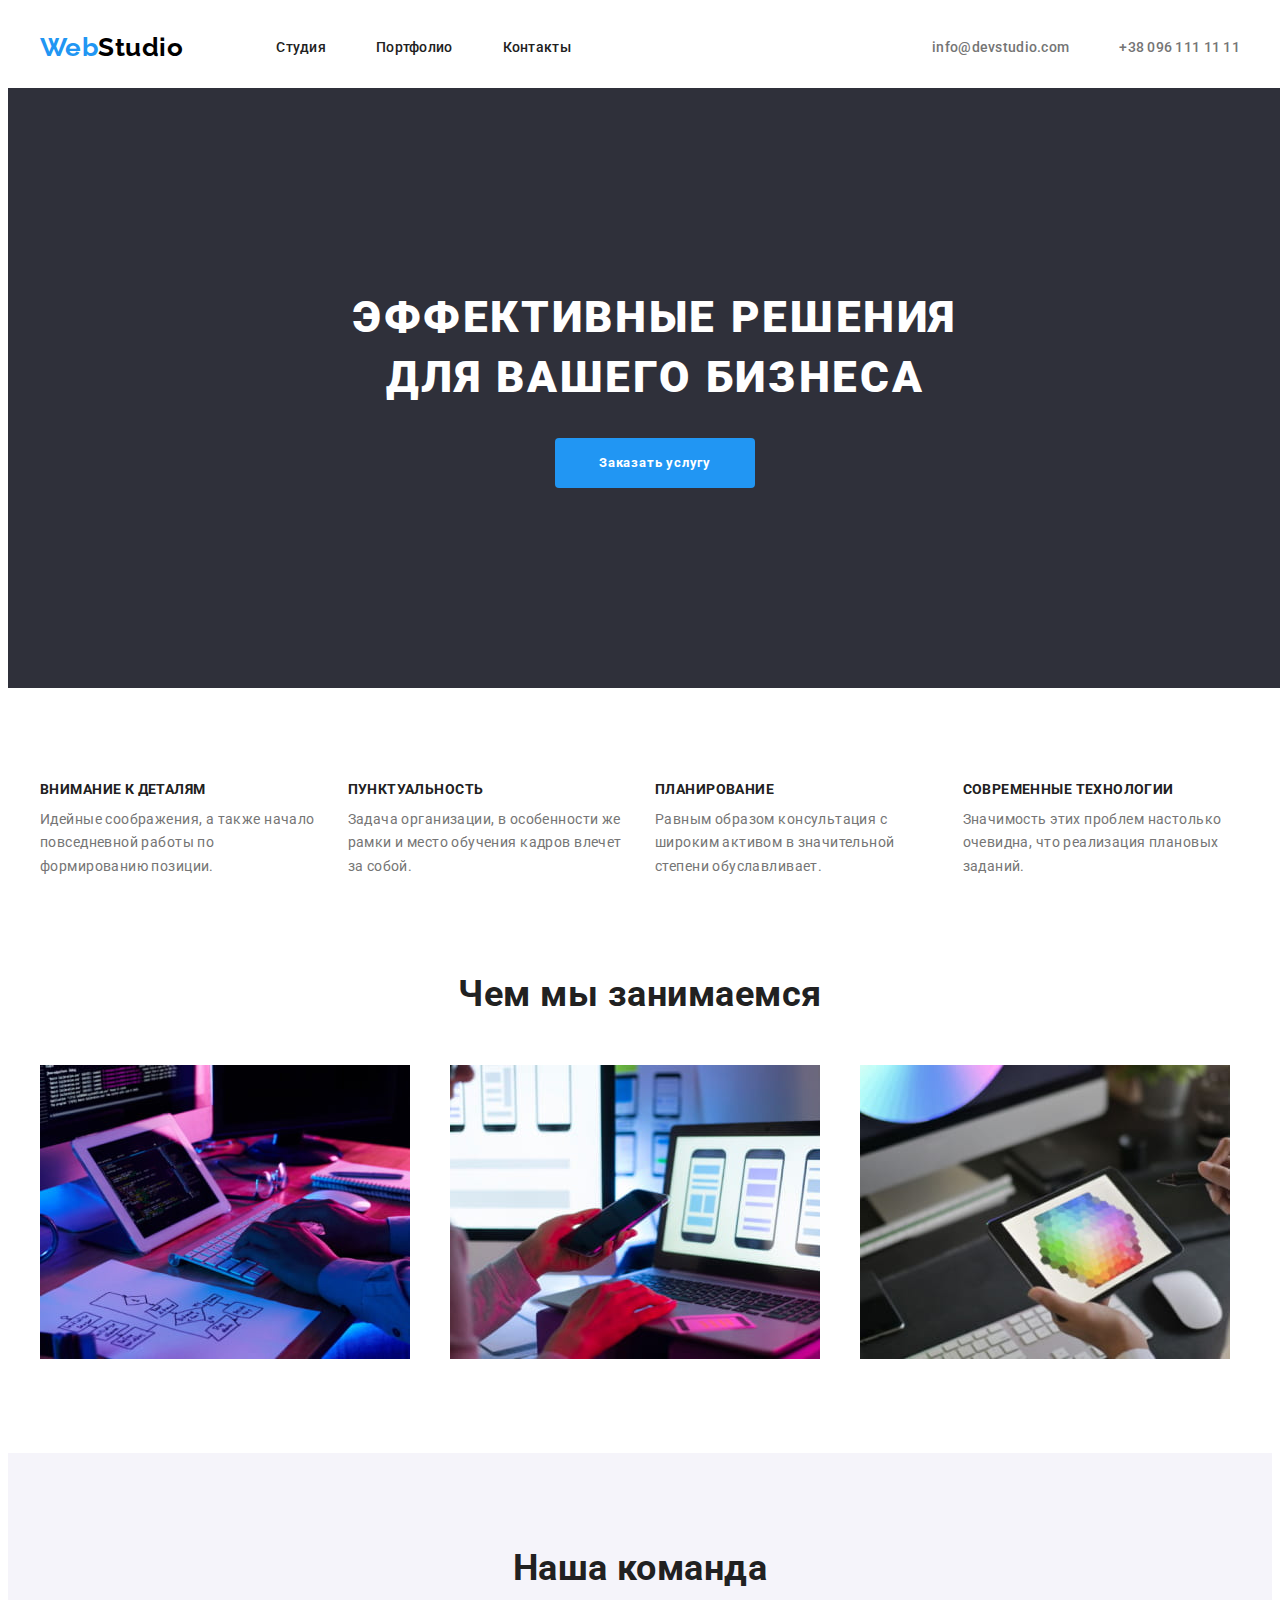
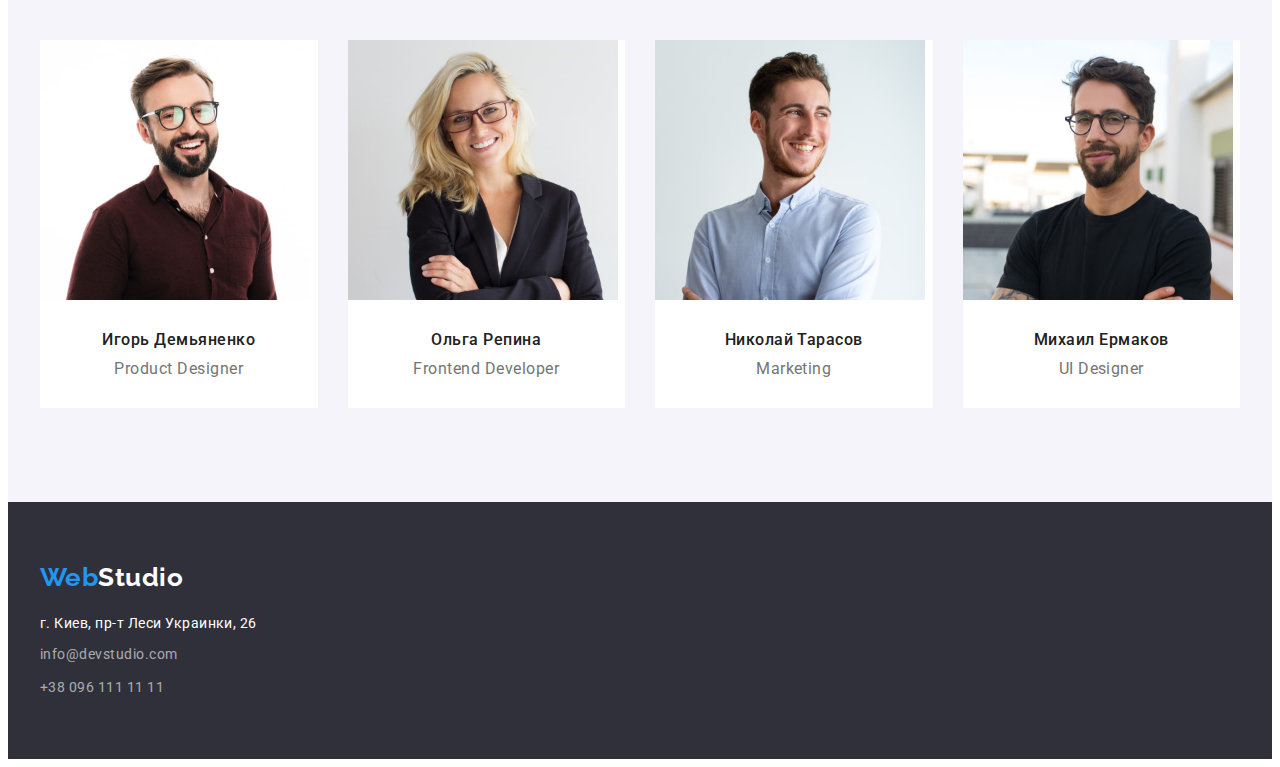
<file: index.html>
<!DOCTYPE html>
<html lang="ru">
  <head>
    <meta charset="UTF-8" />
    <meta http-equiv="X-UA-Compatible" content="IE=edge" />
    <meta name="viewport" content="width=device-width, initial-scale=1.0" />
    <title lang="uk">Студія</title>
    <link
      href="https://fonts.googleapis.com/css2?family=Raleway:wght@700&family=Roboto:wght@400;500;700;900&display=swap"
      rel="stylesheet"
    />
    <link
      rel="stylesheet"
      href="https://cdnjs.cloudflare.com/ajax/libs/modern-normalize/1.1.0/modern-normalize.min.css"
      integrity="sha512-wpPYUAdjBVSE4KJnH1VR1HeZfpl1ub8YT/NKx4PuQ5NmX2tKuGu6U/JRp5y+Y8XG2tV+wKQpNHVUX03MfMFn9Q=="
      crossorigin="anonymous"
      referrerpolicy="no-referrer"
    />
    <link rel="stylesheet" href="./css/styles.css" />
  </head>

  <body>
    <header class="page-header">
      <div class="container">
        <nav class="nav-header">
          <a href="./index.html" class="text-logo"><span>Web</span>Studio</a>
          <ul class="site-nav list">
            <li class="item"><a class="link" href="./index.html">Студия</a></li>
            <li class="item"><a class="link" href="./portfolio.html">Портфолио</a></li>
            <li class="item"><a class="link" href="#Contacts">Контакты</a></li>
          </ul>
        </nav>
        <ul class="site-cont list">
          <li class="item">
            <a class="link-cont" href="mailto:info@devstudio.com">info@devstudio.com</a>
          </li>
          <li class="item"><a class="link-cont" href="tel:+380961111111">+38 096 111 11 11</a></li>
        </ul>
      </div>
    </header>
    <main>
      <section class="hero">
        <h1 class="hero-title">Эффективные решения для вашего бизнеса</h1>
        <button class="btn div" type="button">Заказать услугу</button>
      </section>
      <section class="section">
        <div class="container-portfolio">
          <h2 class="section-title visually-hidden" aria-hidden="true" tabindex="-1"">Особенности</h2>
          <ul class="items list">
            <li class="item-text">
              <h3 class="title-item">Внимание к деталям</h3>
              <p class="text">
                Идейные соображения, а также начало повседневной работы по формированию позиции.
              </p>
            </li>
            <li class="item-text">
              <h3 class="title-item">Пунктуальность</h3>
              <p class="text">
                Задача организации, в особенности же рамки и место обучения кадров влечет за собой.
              </p>
            </li>
            <li class="item-text">
              <h3 class="title-item">Планирование</h3>
              <p class="text">
                Равным образом консультация с широким активом в значительной степени обуславливает.
              </p>
            </li>
            <li class="item-text">
              <h3 class="title-item">Современные технологии</h3>
              <p class="text">
                Значимость этих проблем настолько очевидна, что реализация плановых заданий.
              </p>
            </li>
          </ul>
        </div>
      </section>
      <section class="section no-padding">
        <div class="container-portfolio">
          <h2 class="section-title">Чем мы занимаемся</h2>
          <ul class="items list">
            <li class="box">
              <img src="./images/box1.jpg" width="370" height="294" alt="Создание макета" />
            </li>
            <li class="box">
              <img src="./images/box2.jpg" width="370" height="294" alt="Разработка" />
            </li>
            <li class="box">
              <img src="./images/box3.jpg" width="370" height="294" alt="Дизайн" />
            </li>
          </ul>
        </div>
      </section>
      <section class="section-team section">
        <div class="container-portfolio">
          <h2 class="section-title">Наша команда</h2>
          <ul class="team list">
            <li class="team-item">
              <div class="content">
                <img src="./images/img1.jpg" width="270" height="260" alt="Игорь Демьяненко" />
                <div class="content-text">
                  <h3 class="title-team">Игорь Демьяненко</h3>
                  <p class="text-team">Product Designer</p>
                </div>
              </div>
            </li>
            <li class="team-item">
              <div class="content">
                <img src="./images/img2.jpg" width="270" height="260" alt="Ольга Репина" />
                <div class="content-text">
                <h3 class="title-team">Ольга Репина</h3>
                <p class="text-team">Frontend Developer</p>
              </div>
            </li>
            <li class="team-item">
              <div class="content">
                <img src="./images/img3.jpg" width="270" height="260" alt="Николай Тарасов" />
                <div class="content-text">
                  <h3 class="title-team">Николай Тарасов</h3>
                  <p class="text-team">Marketing</p>
                </div>
               </div>
            </li>
            <li class="team-item">
              <div class="content">
                <img src="./images/img4.jpg" width="270" height="260" alt="Михаил Ермаков" />
                <div class="content-text">
                  <h3 class="title-team">Михаил Ермаков</h3>
                  <p class="text-team">UI Designer</p>
                </div>
            </div>
            </li>
          </ul>
        </div>
      </section>
    </main>
    <footer class="footer">
      <div class="container-footer">
        <a class="footer-logo" href="./index.html"><span>Web</span>Studio</a>
        <address class="address">
          <p class="footer-text">г. Киев, пр-т Леси Украинки, 26</p>
          <ul class="footer-list">
            <li class="footer-item">
              <a class="footer-link" href="mailto:info@devstudio.com">info@devstudio.com</a>
            </li>
            <li class="footer-item">
              <a class="footer-link" href="tel:+380961111111">+38 096 111 11 11</a>
            </li>
          </ul>
        </address>
      </div>
    </footer>
  </body>
</html>
</file>
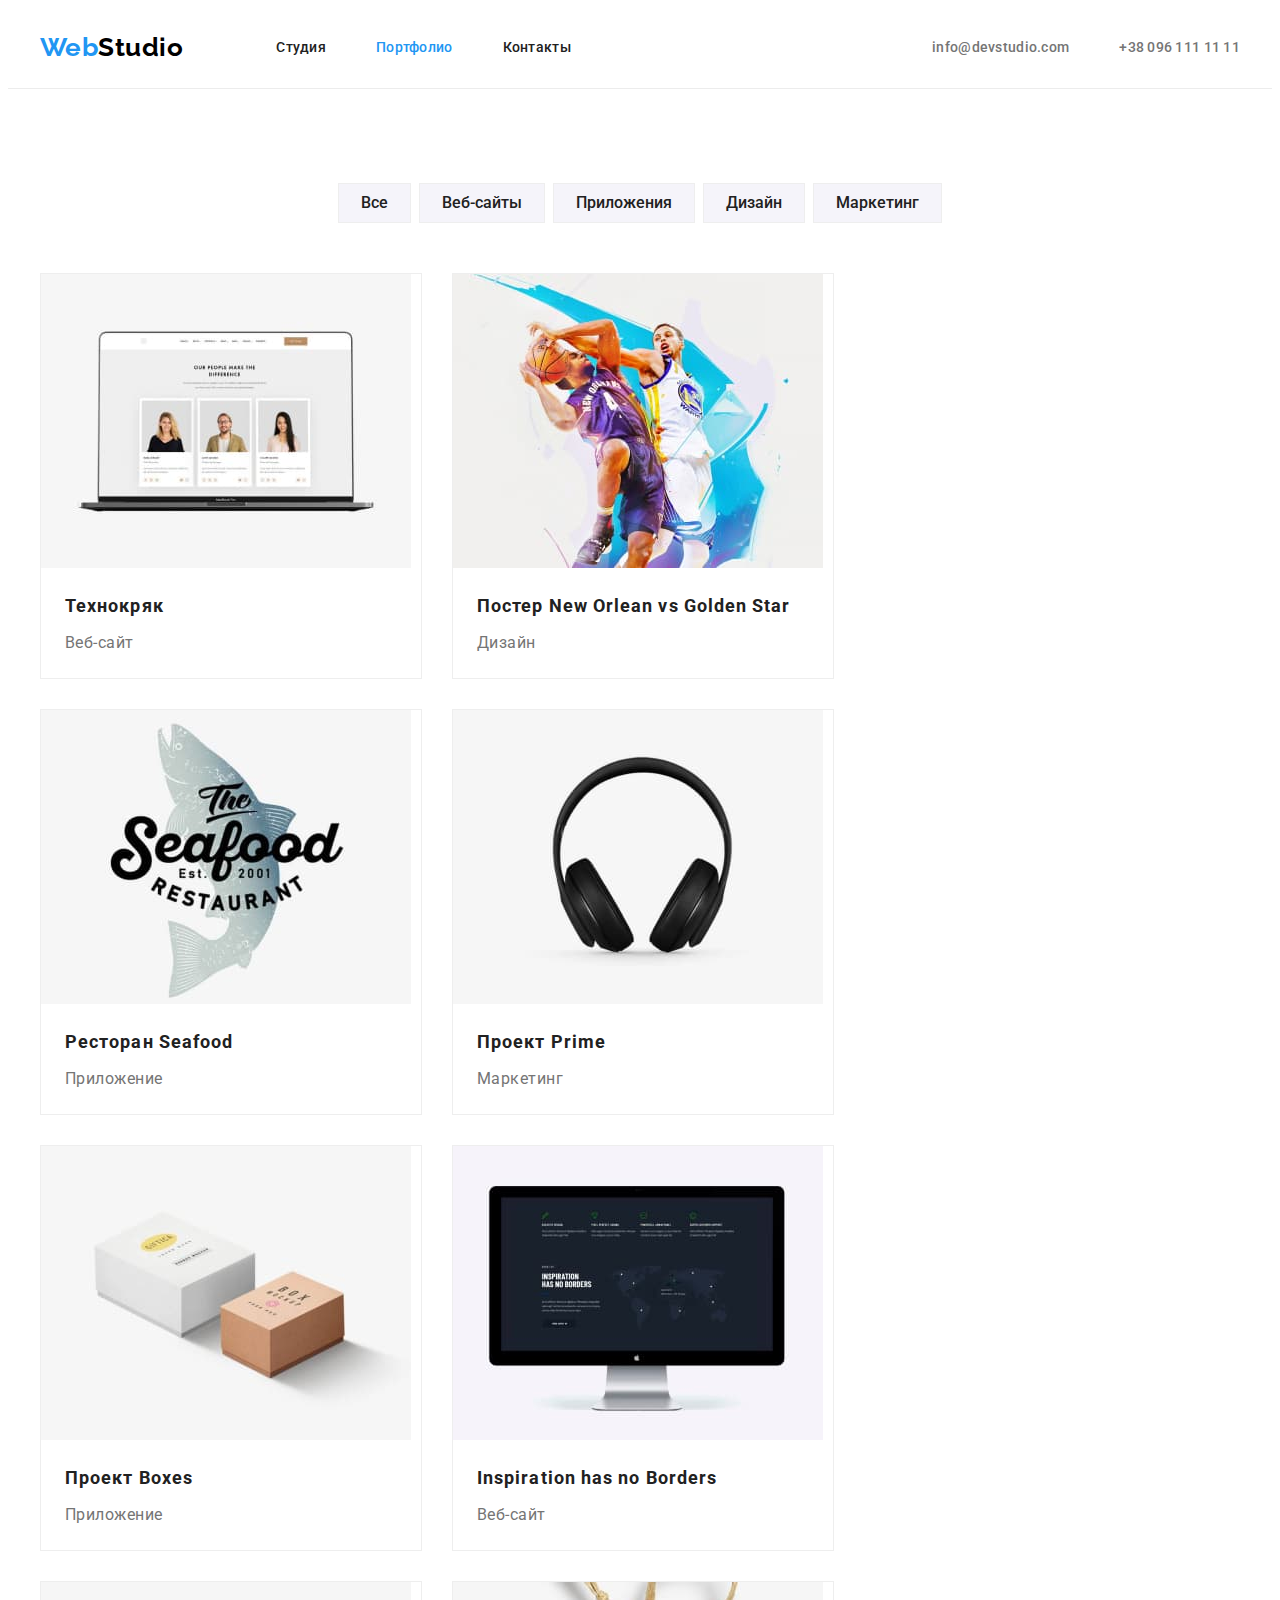
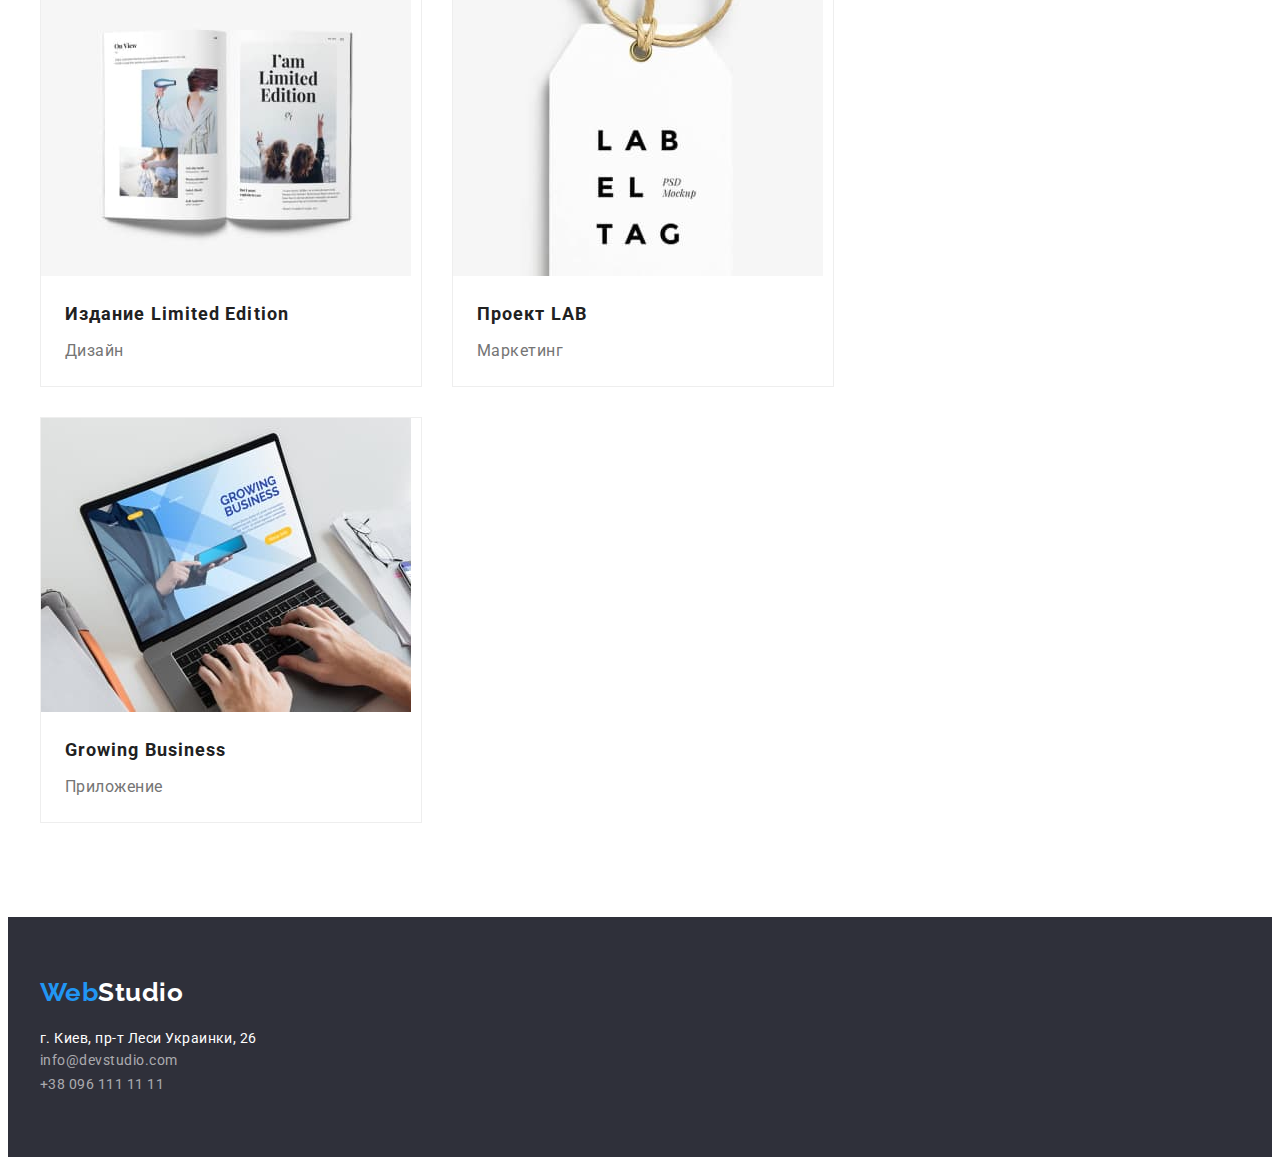
<file: portfolio.html>
<!DOCTYPE html>
<html lang="ru">
  <head>
    <meta charset="UTF-8" />
    <meta http-equiv="X-UA-Compatible" content="IE=edge" />
    <meta name="viewport" content="width=device-width, initial-scale=1.0" />
    <title lang="uk">Портфоліо</title>
    <link
      href="https://fonts.googleapis.com/css2?family=Raleway:wght@700&family=Roboto:wght@400;500;700;900&display=swap"
      rel="stylesheet"
    />
    <link
      rel="stylesheet"
      href="https://cdnjs.cloudflare.com/ajax/libs/modern-normalize/1.1.0/modern-normalize.min.css"
      integrity="sha512-wpPYUAdjBVSE4KJnH1VR1HeZfpl1ub8YT/NKx4PuQ5NmX2tKuGu6U/JRp5y+Y8XG2tV+wKQpNHVUX03MfMFn9Q=="
      crossorigin="anonymous"
      referrerpolicy="no-referrer"
    />
    <link rel="stylesheet" href="./css/styles.css" />
  </head>
  <body>
    <header class="page-header-portfolio">
      <div class="container">
        <nav class="nav-header">
          <a href="./index.html" class="text-logo"><span>Web</span>Studio</a>
          <ul class="site-nav list">
            <li class="item"><a class="link" href="./index.html">Студия</a></li>
            <li class="item"><a class="link current" href="./portfolio.html">Портфолио</a></li>
            <li class="item"><a class="link" href="#Contacts">Контакты</a></li>
          </ul>
        </nav>
        <ul class="site-cont list">
          <li class="item">
            <a class="link-cont" href="mailto:info@devstudio.com">info@devstudio.com</a>
          </li>
          <li class="item"><a class="link-cont" href="tel:+380961111111">+38 096 111 11 11</a></li>
        </ul>
      </div>
    </header>
    <main>
      <section class="portfolio section">
        <h1 class="visually-hidden" aria-hidden="true" tabindex="-1">Портфолио</h1>
        <nav class="nav-filter">
          <ul class="filter">
            <li class="item"><button class="button" type="button">Все</button></li>
            <li class="item"><button class="button" type="button">Веб-сайты</button></li>
            <li class="item"><button class="button" type="button">Приложения</button></li>
            <li class="item"><button class="button" type="button">Дизайн</button></li>
            <li class="item"><button class="button" type="button">Маркетинг</button></li>
          </ul>
        </nav>
        <div class="container-portfolio">
          <ul class="card-set">
            <li class="item-card">
              <article class="card">
                <div class="card-thumb">
                  <img src="./images/img5.jpg" width="370" height="294" alt="Веб-сайт" />
                </div>
              </article>
              <div class="card-content">
                <h2 class="card-heading">Технокряк</h2>
                <p class="card-text">Веб-сайт</p>
              </div>
            </li>
            <li class="item-card">
              <article class="card">
                <div class="card-thumb">
                  <img src="./images/img6.jpg" width="370" height="294" alt="Постер" />
                </div>
              </article>
              <div class="card-content">
                <h2 class="card-heading">Постер New Orlean vs Golden Star</h2>
                <p class="card-text">Дизайн</p>
              </div>
            </li>
            <li class="item-card">
              <article class="card">
                <div class="card-thumb">
                  <img
                    src="./images/img7.jpg"
                    width="370"
                    height="294"
                    alt="Логотип ресторана Seafood"
                  />
                </div>
              </article>
              <div class="card-content">
                <h2 class="card-heading">Ресторан Seafood</h2>
                <p class="card-text">Приложение</p>
              </div>
            </li>
            <li class="item-card">
              <article class="card">
                <div class="card-thumb">
                  <img src="./images/img8.jpg" width="370" height="294" alt="Наушники" />
                </div>
              </article>
              <div class="card-content">
                <h2 class="card-heading">Проект Prime</h2>
                <p class="card-text">Маркетинг</p>
              </div>
            </li>
            <li class="item-card">
              <article class="card">
                <div class="card-thumb">
                  <img src="./images/img9.jpg" width="370" height="294" alt="Упаковка боксы" />
                </div>
              </article>
              <div class="card-content">
                <h2 class="card-heading">Проект Boxes</h2>
                <p class="card-text">Приложение</p>
              </div>
            </li>
            <li class="item-card">
              <article class="card">
                <div class="card-thumb">
                  <img src="./images/img10.jpg" width="370" height="294" alt="Компьютер" />
                </div>
              </article>
              <div class="card-content">
                <h2 class="card-heading">Inspiration has no Borders</h2>
                <p class="card-text">Веб-сайт</p>
              </div>
            </li>
            <li class="item-card">
              <article class="card">
                <div class="card-thumb">
                  <img src="./images/img11.jpg" width="370" height="294" alt="Журнал" />
                </div>
              </article>
              <div class="card-content">
                <h2 class="card-heading">Издание Limited Edition</h2>
                <p class="card-text">Дизайн</p>
              </div>
            </li>
            <li class="item-card">
              <article class="card">
                <div class="card-thumb">
                  <img src="./images/img12.jpg" width="370" height="294" alt="Лейбл" />
                </div>
              </article>
              <div class="card-content">
                <h2 class="card-heading">Проект LAB</h2>
                <p class="card-text">Маркетинг</p>
              </div>
            </li>
            <li class="item-card">
              <article class="card">
                <div class="card-thumb">
                  <img src="./images/img13.jpg" width="370" height="294" alt="Ноутбук" />
                </div>
              </article>
              <div class="card-content">
                <h2 class="card-heading">Growing Business</h2>
                <p class="card-text">Приложение</p>
              </div>
            </li>
          </ul>
        </div>
      </section>
    </main>
    <footer class="footer">
      <div class="container-footer">
        <a class="footer-logo" href="./index.html"><span>Web</span>Studio</a>
        <address class="address">
          <p class="footer-text">г. Киев, пр-т Леси Украинки, 26</p>
          <ul class="list">
            <li>
              <a class="footer-link" href="mailto:info@devstudio.com">info@devstudio.com</a>
            </li>
            <li>
              <a class="footer-link" href="tel:+380961111111">+38 096 111 11 11</a>
            </li>
          </ul>
        </address>
      </div>
    </footer>
  </body>
</html>
</file>
<file: css/styles.css>
:root {
  --primary-text-color: #757575;
  --title-text-color: #212121;
  --accent-text-color: #2196f3;
  --primary-bg-color: #ffffff;
  --hero-bg-color: #2f303a;
  --team-bg-color: #f5f4fa;
  --btn-bg-color: #f5f4fa;
  --footer-link-color: rgba(255, 255, 255, 0.6);
  --btn-hover-color: #188ce8;
  --text-logo-color: #000000;
  --card-set-gap: 30px;
}

body {
  background-color: var(--primary-bg-color);
  font-family: Roboto, sans-serif;
  font-size: 16px;
  letter-spacing: 0.03em;
}

.list {
  padding: 0;
  margin: 0;
}

.list,
.filter,
.images,
.footer-list {
  list-style: none;
}

h1,
h2,
h3,
h4,
h5,
h6,
p {
  margin: 0;
}

img {
  display: block;
  max-width: 100%;
  height: auto;
}
.visually-hidden {
  position: absolute;
  white-space: nowrap;
  width: 1px;
  height: 1px;
  overflow: hidden;
  border: 0;
  padding: 0;
  clip: rect(0 0 0 0);
  clip-path: inset(50%);
  margin: -1px;
}

/* Header */
.page-header-portfolio {
  border-bottom: 1px solid #ececec;
}
.nav-header,
.nav-filter {
  display: flex;
}

.container {
  display: flex;
  align-items: center;
  margin: 0 auto;
  max-width: 1200px;
  width: 100%;
  padding: 0px 15px;
}

.site-nav {
  display: flex;
  align-items: center;
  margin-left: 93px;
}

.site-nav .item + .item {
  margin-left: 50px;
}

.site-nav .link,
.site-cont .link-cont {
  display: block;
  padding-top: 16px;
  padding-bottom: 16px;
}
.site-cont {
  display: flex;
  margin-left: auto;
}

.site-cont .item + .item {
  margin-left: 50px;
}

/* Logo */
.text-logo {
  display: block;
  max-width: 145px;
  width: 100%;
  padding-top: 24px;
  padding-bottom: 25px;
  color: var(--text-logo-color);
}

.text-logo,
.footer-logo {
  font-family: Raleway;
  font-weight: 700;
  font-size: 26px;
  line-height: 1.19;
  text-decoration: none;
}
/* Site nav */
.link {
  display: inline-block;
  color: var(--title-text-color);
}

.link-cont {
  color: var(--primary-text-color);
}

span,
.site-nav .link:hover,
.site-nav .link:focus,
.site-cont .link-cont:hover,
.site-cont .link-cont:focus,
.current,
.footer-link:hover,
.footer-link:focus {
  color: var(--accent-text-color);
}

.link,
.link-cont {
  font-weight: 500;
  font-size: 14px;
  line-height: 1.14;
  letter-spacing: 0.02em;
  text-decoration: none;
}
/* Hero */
.hero {
  display: block;
  width: 100%;
  padding: 200px 15px;
  background-color: var(--hero-bg-color);
  text-align: center;
}
.hero-title {
  max-width: 696px;
  margin: 0 auto 30px;
  color: var(--primary-bg-color);
  font-weight: 900;
  font-size: 44px;
  line-height: 1.36;
  letter-spacing: 0.06em;
  text-transform: uppercase;
}

.btn {
  display: inline-block;
  min-width: 200px;
  min-height: 50px;
  padding: 10px 32px;
  border: 1px solid transparent;
  border-radius: 4px;
  color: var(--primary-bg-color);
  background-color: var(--accent-text-color);
  font-family: inherit;
  font-weight: 700;
  line-height: 1.88;
  letter-spacing: 0.06em;
  align-items: center;
  text-align: center;
  cursor: pointer;
}

.btn:hover {
  background-color: var(--btn-hover-color);
}

.section {
  padding-top: 94px;
  padding-bottom: 94px;
}

.section.no-padding {
  padding-top: 0;
  padding-bottom: 94px;
}

.section-title {
  color: var(--title-text-color);
  margin-top: 0;
  margin-bottom: 50px;
  text-align: center;
  font-weight: 700;
  font-size: 36px;
  line-height: 1.17;
  text-align: center;
}

.list .section-title {
  /* margin-top: 0;
  margin-bottom: 0;
  color: var(--title-text-color);

  font-weight: 700;
  font-size: 36px;
  line-height: 1.17;
  text-align: center; */
}

.items,
.team {
  display: flex;
  flex-wrap: wrap;
}

.item-text,
.team-item {
  width: calc((100% - 90px) / 4);
  margin-right: 30px;
  align-items: center;
}

.item-text:nth-child(4n),
.team-item:nth-child(4n) {
  margin-right: 0;
}

.box {
  width: calc((100% - 60px) / 3);
  margin-right: 30px;
  align-items: center;
}

.box:nth-child(3n) {
  margin-right: 0;
}

.title-item {
  margin-top: 0;
  margin-bottom: 10px;
  color: var(--title-text-color);
  font-family: Roboto, sans-serif;
  font-weight: 700;
  font-size: 14px;
  line-height: 1.14;
  text-transform: uppercase;
  letter-spacing: 0.03em;
}

.text {
  margin-top: 0;
  margin-bottom: 0;
  color: var(--primary-text-color);
  font-family: Roboto, sans-serif;
  font-size: 14px;
  font-weight: 400;
  line-height: 1.71;
  letter-spacing: 0.03em;
}

.section-team {
  background-color: var(--team-bg-color);
}

.team-item {
  background-color: var(--primary-bg-color);
}

.content-text {
  padding: 30px 0;
}

.title-team {
  margin-bottom: 10px;
  color: var(--title-text-color);
  font-family: Roboto, sans-serif;
  font-size: 16px;
  font-weight: 500;
  line-height: 1.19;
  text-align: center;
}

.text-team {
  margin-top: 0;
  margin-bottom: 0;
  color: var(--primary-text-color);
  font-weight: 400;
  line-height: 1.19;
  text-align: center;
}

/* Footer */

.footer {
  background-color: var(--hero-bg-color);
  padding-top: 60px;
  padding-bottom: 60px;
}

.container-footer {
  display: flex;
  flex-direction: column;
  margin: 0 auto;
  max-width: 1200px;
  width: 100%;
  padding: 0px 15px;
}
.footer-logo,
.footer-text {
  color: var(--primary-bg-color);
}

.footer-logo {
  max-width: 145px;
  width: 100%;
}

.address {
  width: 231px;
  margin-top: 20px;
}

.footer-text,
.footer-link {
  font-style: normal;
  font-size: 14px;
}

.footer-list {
  margin: 0 auto;
  padding-left: 0;
}

.footer-item {
  margin-top: 9px;
}

.footer-text {
  line-height: 1.5;
}
.footer-link {
  line-height: 1.71;
  color: var(--footer-link-color);
  text-decoration: none;
}

/* Portfolio */
/* Filter */
.nav-filter {
  display: flex;
  justify-content: center;
}
.filter {
  display: flex;
  justify-content: center;
  width: 100%;
  margin: 0;
  padding: 0;
  margin-bottom: 50px;
}

.filter > .item {
  margin-right: 8px;
}
.filter > .item:nth-child(5n) {
  margin-right: 0;
}

/* Container */
.container-portfolio {
  max-width: 1200px;
  width: 100%;
  padding-left: 15px;
  padding-right: 15px;

  margin-left: auto;
  margin-right: auto;
}

/* Card-set */

.card-set {
  padding: 0;
  margin: 0;
  list-style: none;

  display: flex;
  flex-wrap: wrap;
  margin-left: calc(-1 * var(--card-set-gap));
  margin-top: calc(-1 * var(--card-set-gap));
}

.card-set > .item-card {
  flex-basis: calc(100% / 3 - var(--card-set-gap));

  margin-left: var(--card-set-gap);
  margin-top: var(--card-set-gap);
}

.item-card {
  border: 1px solid #eeeeee;
}
.card {
  background-color: url(111.jpg);
}
.card-content {
  padding: 20px 24px;
}

.card-heading {
  color: var(--title-text-color);
  font-weight: 700;
  font-size: 18px;
  line-height: 2;
  letter-spacing: 0.06em;
}

.card-text {
  margin-top: 4px;
  color: var(--primary-text-color);
  line-height: 1.88;
}

.portfolio {
  background-color: var(--primary-bg-color);
}

.filter .button:hover,
.filter .button:focus {
  background-color: var(--accent-text-color);
}
.button {
  display: inline-block;
  padding: 6px 22px;

  background-color: var(--btn-bg-color);
  color: var(--title-text-color);
  border: 1px solid #eeeeee;

  font-family: Roboto, sans-serif;
  font-style: inherit;
  font-size: 16px;
  font-weight: 500;
  line-height: 1.62;
  text-align: center;
  cursor: pointer;
}

.title-img {
  color: var(--title-text-color);
  font-weight: 700;
  font-size: 18px;
  line-height: 2;
  letter-spacing: 0.06em;
}

.text-img {
  color: var(--primary-text-color);
  line-height: 1.88;
}
</file>
